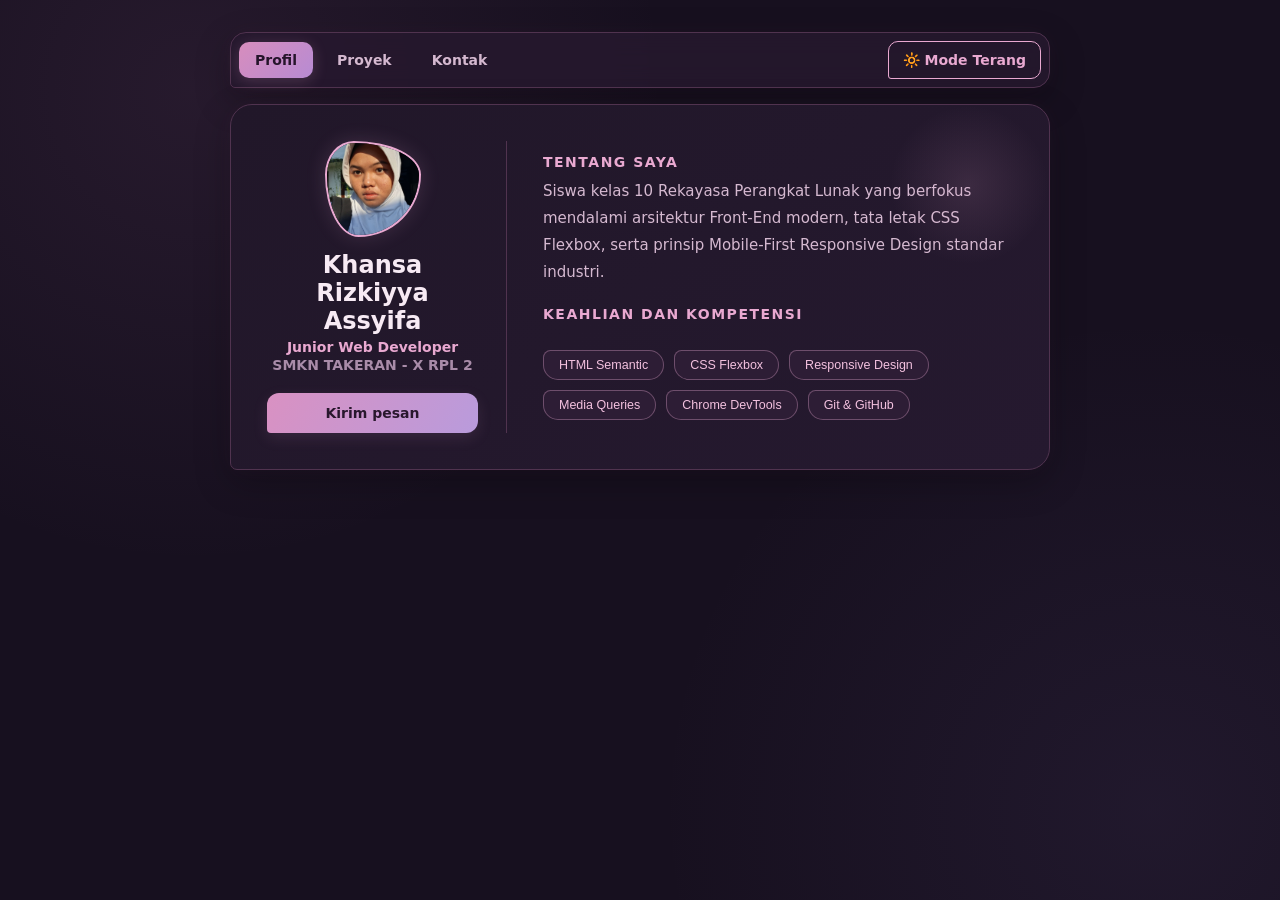
<file: index.html>
<!DOCTYPE html>
<html lang="id">
<head>
    <meta charset="UTF-8">
    <meta name="viewport" content="width=device-width, initial-scale=1.0">
    <title>Profil Digital Responsive - Khansa Rizkiyya Assyifa</title>
    <link rel="stylesheet" href="css/style.css">
    <script src="js/main.js" defer></script>
    <script src="js/logika.js" defer></script>
    <script src="js/latihan.js" defer></script>
</head>
<body>
    <nav class="site-navigation" aria-label="Navigasi utama">
        <a class="nav-link" href="index.html" aria-current="page">Profil</a>
        <a class="nav-link" href="proyek.html">Proyek</a>
        <a class="nav-link" href="kontak.html">Kontak</a>
        <button id="btnToggleTema" class="btn-tema" type="button">Mode Gelap</button>
    </nav>

    <main class="page-wrapper">
        <article class="profile-card">
            <header class="card-aside">
                <div class="avatar-box">
                    <span class="avatar-icon">
                        <img src="img/foto_profil.jpg" class="avatar-image" alt="Avatar">
                    </span>
                </div>
                <h1 class="student-name">Khansa Rizkiyya Assyifa</h1>
                <p class="student-role">Junior Web Developer</p>
                <p class="student-school">SMKN TAKERAN - X RPL 2</p>
                <a href="kontak.html" class="btn-contact">Kirim pesan</a>
            </header>
            <section class="card-content">
                <div class="bio-section">
                    <h2 class="section-heading">Tentang Saya</h2>
                    <p class="bio-text">
                        Siswa kelas 10 Rekayasa Perangkat Lunak yang berfokus mendalami arsitektur Front-End modern, tata letak CSS Flexbox, serta prinsip Mobile-First Responsive Design standar industri.
                    </p>
                </div>
                 <h2 class="section-heading">KEAHLIAN DAN KOMPETENSI</h2>
                <div class="skill-matrix">
                  <button class="skill-badge" data-title="HTML Semantic" data-info="Penggunaan tag HTML sesuai dengan fungsi dan maknanya untuk meningkatkan struktur dokumen dan SEO.">HTML Semantic</button>
                  <button class="skill-badge" data-title="CSS Flexbox" data-info="Modul tata letak CSS3 untuk mengatur posisi dan perataan elemen secara fleksibel dan responsif.">CSS Flexbox</button>
                  <button class="skill-badge" data-title="Responsive Design" data-info="Teknik pembuatan tampilan web yang dapat menyesuaikan dengan berbagai ukuran layar perangkat secara otomatis.">Responsive Design</button>
                  <button class="skill-badge" data-title="Media Queries" data-info="Fitur CSS untuk menerapkan style khusus berdasarkan karakteristik perangkat seperti lebar layar.">Media Queries</button>
                  <button class="skill-badge" data-title="Chrome DevTools" data-info="Alat pengembang bawaan browser Chrome untuk mendebug HTML, CSS, dan JavaScript secara langsung.">Chrome DevTools</button>
                  <button class="skill-badge" data-title="Git & GitHub" data-info="Sistem kontrol versi untuk mengelola riwayat perubahan kode program dan kolaborasi tim.">Git & GitHub</button>
                </div>
            </section>
        </article>
    </main>

    <div id="modalKontak" class="modal-overlay">
        <div class="modal-box">
            <h2>Kirim Pesan</h2>
            <p>Silahkan hubungi saya melalui email: raffakarmini@gmail.com</p>
            <button id="btnTutupModal" class="btn-tutup">Tutup</button>
        </div>
    </div>
    <div id="modalSkill" class="modal-overlay">
        <div class="modal-box">
            <h2 id="modalSkillTitle">Detail Keahlian</h2>
            <p id="modalSkillInfo" class="modal-skill-info"></p>
            <button id="btnTutupModalSkill" class="btn-tutup">Tutup</button>
        </div>
    </div>
</body>
</html>
</file>
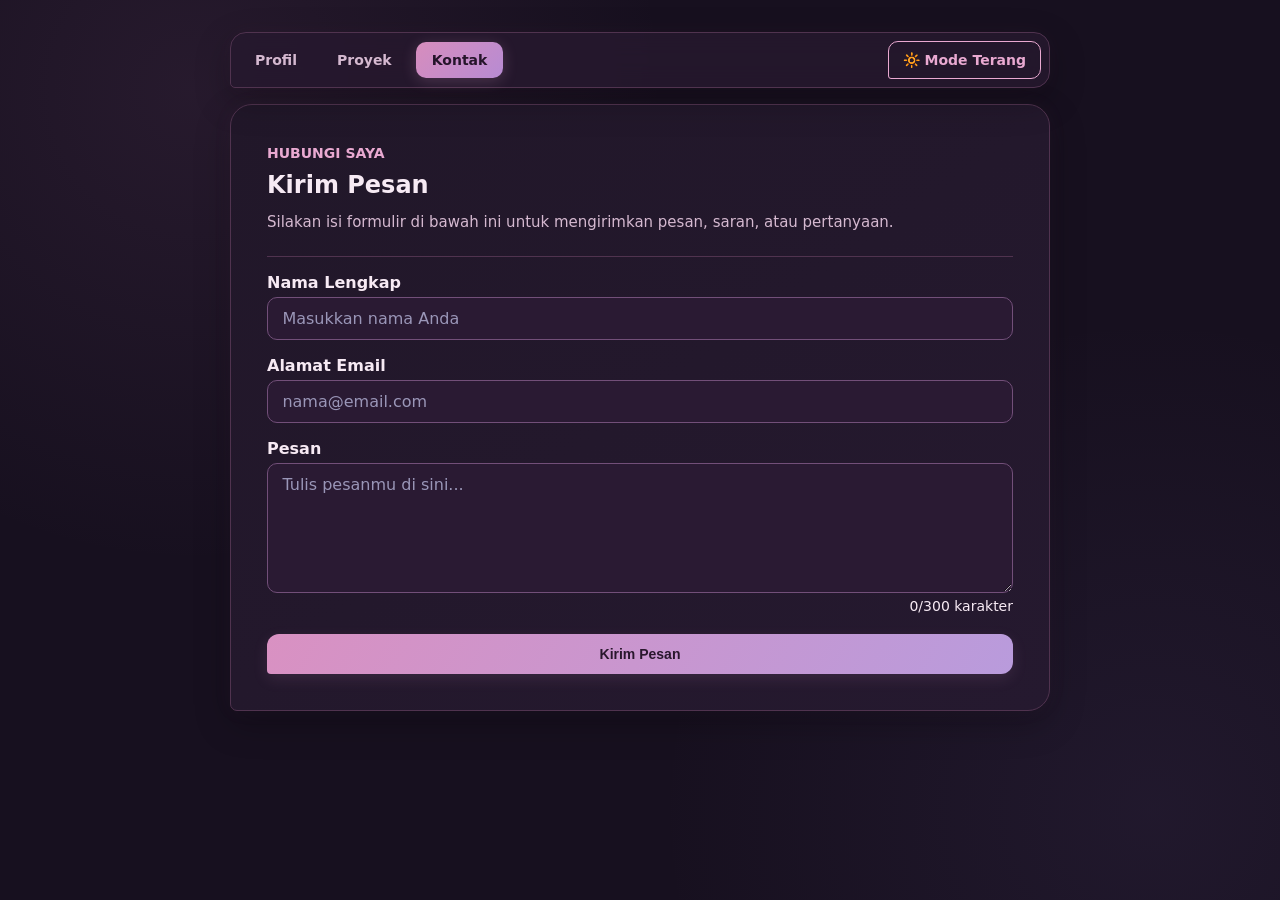
<file: kontak.html>
<!DOCTYPE html>
<html lang="id">
<head>
    <meta charset="UTF-8">
    <meta name="viewport" content="width=device-width, initial-scale=1.0">
    <title>Kontak - Khansa Rizkiyya Assyifa</title>
    <link rel="stylesheet" href="css/style.css">
    <script src="js/main.js" defer></script>
    <script src="js/logika.js" defer></script>
    <script src="js/latihan.js" defer></script>
</head>
<body>
    <nav class="site-navigation" aria-label="Navigasi utama">
        <a class="nav-link" href="index.html">Profil</a>
        <a class="nav-link" href="proyek.html">Proyek</a>
        <a class="nav-link" href="kontak.html" aria-current="page">Kontak</a>
        <button id="btnToggleTema" class="btn-tema" type="button">Mode Gelap</button>
    </nav>

    <main class="page-wrapper projects-wrapper">
        <section class="projects-card">
            <header class="projects-header">
                <p class="student-role">HUBUNGI SAYA</p>
                <h1 class="student-name">Kirim Pesan</h1>
                <p class="bio-text">Silakan isi formulir di bawah ini untuk mengirimkan pesan, saran, atau pertanyaan.</p>
            </header>

            <form class="contact-form">
                <div class="form-group">
                    <label for="nama" class="form-label">Nama Lengkap</label>
                    <input type="text" id="nama" name="nama" class="form-input" placeholder="Masukkan nama Anda" required>
                </div>

                <div class="form-group">
                    <label for="email" class="form-label">Alamat Email</label>
                    <input type="email" id="email" name="email" class="form-input" placeholder="nama@email.com" required>
                </div>

                <div class="form-group">
                    <label for="pesan" class="form-label">Pesan</label>
                    <textarea id="pesan" name="pesan" rows="5" maxlength="300" class="form-input" placeholder="Tulis pesanmu di sini..." required></textarea>
                    <span id="hitung-karakter" class="keterangan">0/300 karakter</span>
                </div>

                <button type="submit" class="btn-contact">Kirim Pesan</button>
            </form>
        </section>
    </main>
</body>
</html>
</file>
<file: css/style.css>
/* style saya */

* {
    margin: 0;
    padding: 0;
    box-sizing: border-box;
}

:root {
    /* DARK MODE */
    --bg: #17101f;
    --surface: #211729;
    --surface-2: #2d1d35;
    --surface-3: #38243f;

    --border: #50334f;
    --border-soft: rgba(233, 169, 209, 0.18);

    --text: #f7eaf4;
    --text-secondary: #d5b9d0;
    --muted: #a98ca9;

    --primary: #e9a9d1;
    --primary-hover: #f3c1df;
    --primary-dark: #382039;

    --accent: #c8a5e8;
    --cyan: #a5dce9;
    --yellow: #f5dfa0;

    --shadow:
        0 12px 35px rgba(0, 0, 0, 0.25),
        0 0 20px rgba(214, 146, 197, 0.05);

    --radius: 18px;
}

/* Reset & Body */

body {
    font-family: 'Segoe UI', system-ui, -apple-system, sans-serif;
    background:
        radial-gradient(
            circle at 15% 10%,
            rgba(177, 113, 170, 0.10),
            transparent 35%
        ),
        radial-gradient(
            circle at 90% 90%,
            rgba(133, 108, 184, 0.09),
            transparent 35%
        ),
        var(--bg);

    color: var(--text);
    min-height: 100vh;
    display: flex;
    flex-direction: column;
    justify-content: flex-start;
    align-items: center;
    padding: 16px;
    transition: background 0.35s ease, color 0.35s ease;
}

/* Site Navigation */

.site-navigation {
    width: 100%;
    max-width: 820px;
    display: flex;
    align-items: center;
    gap: 8px;
    padding: 8px;
    margin-bottom: 16px;

    background: rgba(38, 25, 46, 0.88);
    border: 1px solid var(--border);
    border-radius: 16px 16px 16px 5px;

    box-shadow: var(--shadow);
    backdrop-filter: blur(12px);
}

.nav-link {
    padding: 10px 16px;
    border-radius: 10px;
    color: var(--text-secondary);
    font-size: 14px;
    font-weight: 600;
    text-decoration: none;
    transition: all 0.25s ease;
}

.nav-link:hover {
    background: var(--surface-3);
    color: var(--primary);
}

.nav-link[aria-current="page"] {
    background: linear-gradient(
        135deg,
        #d78dbd,
        #b78bd3
    );
    color: #25142a;
    box-shadow: 0 3px 15px rgba(233, 169, 209, 0.2);
}

/* Page Wrapper */

.page-wrapper {
    width: 100%;
    max-width: 820px;
}

.profile-card {
    position: relative;
    overflow: hidden;

    background: linear-gradient(
        145deg,
        var(--surface),
        #25192f
    );

    border: 1px solid var(--border);
    border-radius: 22px 22px 22px 7px;
    padding: 24px;

    box-shadow: var(--shadow);
}

/* Decorative lunar highlight */

.profile-card::before {
    content: "";
    position: absolute;
    top: 0;
    right: 0;
    width: 160px;
    height: 160px;

    background: radial-gradient(
        circle,
        rgba(233, 169, 209, 0.12),
        transparent 70%
    );

    pointer-events: none;
}

/* Card Aside */

.card-aside {
    display: flex;
    flex-direction: column;
    align-items: center;
    padding-bottom: 20px;
    border-bottom: 1px solid var(--border);
}

.avatar-box {
    width: 84px;
    height: 84px;

    background: var(--surface-2);
    border: 2px solid var(--primary);
    border-radius: 30% 70% 65% 35% / 35% 35% 65% 65%;

    display: flex;
    justify-content: center;
    align-items: center;

    margin-bottom: 14px;
    overflow: hidden;

    box-shadow: 0 0 20px rgba(233, 169, 209, 0.16);
}

.avatar-icon {
    width: 100%;
    height: 100%;
    display: flex;
}

.avatar-image {
    width: 100%;
    height: 100%;
    object-fit: cover;
    object-position: center;
}

.student-name {
    font-size: 22px;
    color: var(--text);
    font-weight: 700;
    text-align: center;
}

.student-role {
    color: var(--primary);
    font-size: 14px;
    font-weight: 600;
    margin-top: 4px;
}

.student-school {
    color: var(--muted);
    font-size: 14px;
    font-weight: 600;
    margin-top: 2px;
}

/* Contact Button */

.btn-contact {
    margin-top: 12px;
    display: inline-block;
    width: 100%;
    text-align: center;

    background: linear-gradient(
        120deg,
        #d991c2,
        #b99bdc
    );

    color: #29172d;
    text-decoration: none;
    padding: 12px 20px;

    border-radius: 12px 12px 12px 4px;

    font-weight: 700;
    font-size: 14px;

    transition: all 0.25s ease;
    cursor: pointer;
    border: none;

    box-shadow: 0 5px 15px rgba(217, 145, 194, 0.12);
}

.btn-contact:hover {
    filter: brightness(1.12);
    transform: translateY(-3px);
    box-shadow: 0 8px 20px rgba(217, 145, 194, 0.2);
}

/* Contact Form */
form label {
  display: block;
  margin-top: 1rem;
  margin-bottom: 0.3rem;
  font-weight: 600;
}

form input,
form textarea {
  display: block;
  width: 100%;
  box-sizing: border-box;
  padding: 0.7rem 0.9rem;
  border: 1px solid #724f79;
  border-radius: 10px;
  background-color: #2a1a33;
  color: #ffffff;
  font-family: inherit;
  font-size: 1rem;
}

form input::placeholder,
form textarea::placeholder {
  color: #9a96b8;
}

form textarea {
  min-height: 130px;
  resize: vertical;
}

#hitung-karakter {
  display: block;
  margin-top: 0.3rem;
  font-size: 0.875rem;
  text-align: right;
}

form button {
  margin-top: 1.2rem;
}

/* Card Content */

.card-content {
    display: flex;
    flex-direction: column;
    gap: 20px;
    margin-top: 20px;
}

.section-heading {
    font-size: 14px;
    color: var(--primary);
    text-transform: uppercase;
    letter-spacing: 1.5px;
    margin-bottom: 8px;
    font-weight: 700;
}

.bio-text {
    font-size: 14px;
    line-height: 1.8;
    color: var(--text-secondary);
}

/* Skill Matrix */

.skill-matrix {
    display: flex;
    flex-wrap: wrap;
    gap: 10px;
}

.skill-badge {
    background: var(--surface-2);
    border: 1px solid rgba(233, 169, 209, 0.35);
    color: var(--primary-hover);

    padding: 7px 15px;
    border-radius: 8px 16px 16px 16px;

    font-size: 12.5px;
    font-weight: 500;

    transition: all 0.25s ease;
    cursor: pointer;
    outline: none;
}

.skill-badge:hover,
.skill-badge:focus-visible {
    border-color: var(--cyan);
    background: var(--surface-3);
    color: var(--cyan);
    transform: translateY(-3px);
    box-shadow: 0 5px 15px rgba(165, 220, 233, 0.10);
}

.skill-badge:active {
    transform: translateY(0);
}

/* Theme Toggle Button */

.btn-tema {
    margin: 0 0 0 auto;
    padding: 10px 14px;

    background: transparent;
    border: 1px solid var(--primary);
    border-radius: 10px 10px 10px 3px;

    color: var(--primary);
    font: inherit;
    font-size: 14px;
    font-weight: 600;

    cursor: pointer;
    transition: all 0.3s ease;
}

.btn-tema:hover {
    background: var(--primary);
    color: var(--primary-dark);
    box-shadow: 0 0 16px rgba(233, 169, 209, 0.2);
}

/* Modal */

.modal-overlay {
    position: fixed;
    inset: 0;
    width: 100%;
    height: 100%;

    background: rgba(12, 7, 17, 0.78);

    display: none;
    justify-content: center;
    align-items: center;

    z-index: 1000;
    backdrop-filter: blur(5px);
}

.modal-overlay.show {
    display: flex;
}

.modal-box {
    background: var(--surface-2);
    color: var(--text);

    padding: 30px;
    border-radius: 20px 20px 20px 6px;

    text-align: center;
    width: 90%;
    max-width: 400px;

    border: 1px solid var(--border);
    box-shadow: 0 15px 50px rgba(0, 0, 0, 0.35);
}

.modal-skill-info {
    margin-top: 12px;
    line-height: 1.7;
    color: var(--text-secondary);
}

.btn-tutup {
    margin-top: 20px;
    background: #d77ba6;
    color: #29172d;

    border: none;
    padding: 9px 18px;

    border-radius: 9px;
    font-weight: 600;
    cursor: pointer;

    transition: all 0.2s ease;
}

.btn-tutup:hover {
    background: #efaccd;
    transform: translateY(-2px);
}

/* Projects */

.projects-wrapper {
    width: 100%;
    max-width: 820px;
}

.projects-card {
    background: linear-gradient(
        145deg,
        var(--surface),
        #25192f
    );

    border: 1px solid var(--border);
    border-radius: 22px 22px 22px 7px;
    padding: 24px;

    box-shadow: var(--shadow);
}

.projects-header {
    display: flex;
    flex-direction: column;
    gap: 10px;

    padding-bottom: 20px;
    border-bottom: 1px solid var(--border);
}

.projects-header .student-name {
    text-align: left;
}

.filter {
    display: flex;
    flex-wrap: wrap;
    gap: 10px;
}

.tombol-filter {
    padding: 9px 16px;
    background: var(--surface-2);
    border: 1px solid var(--border);
    border-radius: 10px 10px 10px 3px;
    color: var(--text-secondary);
    font: inherit;
    font-size: 13px;
    font-weight: 600;
    cursor: pointer;
    transition: all 0.25s ease;
}

.tombol-filter:hover {
    border-color: var(--primary);
    color: var(--primary-hover);
    background: var(--surface-3);
    transform: translateY(-2px);
}

.tombol-filter.aktif {
    background: linear-gradient(120deg, var(--primary), var(--accent));
    border-color: transparent;
    color: var(--primary-dark);
    box-shadow: 0 3px 14px rgba(233, 169, 209, 0.18);
}

.project-list {
    display: grid;
    gap: 16px;
    margin-top: 20px;
}

.project-item {
    padding: 20px;

    background: var(--surface-2);
    border: 1px solid var(--border-soft);

    border-left: 3px solid var(--accent);
    border-radius: 5px 15px 15px 5px;

    transition: all 0.25s ease;
}

.project-item:hover {
    border-left-color: var(--primary);
    transform: translateX(4px);
    background: var(--surface-3);
}

.project-img {
    display: block;
    width: 100%;
    aspect-ratio: 16 / 9;
    object-fit: cover;
    margin-bottom: 16px;
    border: 1px solid var(--border-soft);
    border-radius: 10px 10px 10px 3px;
}

.project-image-missing {
    padding: 14px;
    margin-bottom: 16px;
    background: var(--surface-3);
    border: 1px dashed var(--border);
    border-radius: 10px 10px 10px 3px;
    color: var(--muted);
    font-size: 13px;
    overflow-wrap: anywhere;
}

.project-label {
    color: var(--yellow);
    font-size: 12px;
    font-weight: 700;
    margin-bottom: 10px;
    letter-spacing: 0.5px;
}

.project-link {
    display: inline-block;
    margin-top: 16px;

    color: var(--cyan);
    font-weight: 600;
    text-decoration: none;

    transition: color 0.2s ease;
}

.project-link:hover {
    color: var(--primary);
    text-decoration: underline;
}

.repo-section {
    margin-top: 24px;
    padding-top: 20px;
    border-top: 1px solid var(--border);
}

.repo-list {
    display: grid;
    gap: 12px;
    margin-top: 14px;
    list-style: none;
}

.repo-card {
    padding: 16px;
    background: var(--surface-2);
    border: 1px solid var(--border-soft);
    border-radius: 12px;
}

.repo-card-header,
.repo-card-footer {
    display: flex;
    align-items: center;
    justify-content: space-between;
    gap: 12px;
}

.repo-name,
.repo-open {
    color: var(--cyan);
    font-weight: 700;
    text-decoration: none;
    overflow-wrap: anywhere;
}

.repo-name:hover,
.repo-open:hover {
    color: var(--primary);
}

.repo-desc {
    margin: 10px 0;
    color: var(--text-secondary);
    font-size: 14px;
    line-height: 1.6;
}

.repo-stars,
.repo-lang {
    color: var(--muted);
    font-size: 12px;
}

.repo-card-footer {
    justify-content: flex-start;
}

/* Light Mode */

body.light-mode {
    --bg: #f5f0ff;
    --surface: #ffffff;
    --surface-2: #f0e9ff;
    --surface-3: #e7dcfb;

    --border: #d9c9ef;
    --border-soft: rgba(161, 128, 205, 0.22);

    --text: #352747;
    --text-secondary: #655675;
    --muted: #897b9b;

    --primary: #9775c6;
    --primary-hover: #8060b1;
    --primary-dark: #f5f0ff;

    --accent: #a7cbdc;
    --cyan: #368eaa;
    --yellow: #98742a;

    --shadow:
        0 12px 30px rgba(117, 91, 161, 0.09),
        0 3px 10px rgba(184, 158, 222, 0.08);

    background:
        radial-gradient(
            circle at 10% 5%,
            rgba(245, 223, 160, 0.35),
            transparent 32%
        ),
        radial-gradient(
            circle at 90% 90%,
            rgba(185, 234, 242, 0.38),
            transparent 35%
        ),
        var(--bg);

    color: var(--text);
}

body.light-mode .site-navigation {
    background: rgba(255, 255, 255, 0.85);
    border-color: var(--border);
}

body.light-mode .profile-card,
body.light-mode .projects-card {
    background: rgba(255, 255, 255, 0.9);
    border-color: var(--border);
    box-shadow: var(--shadow);
}

body.light-mode .nav-link {
    color: var(--text-secondary);
}

body.light-mode .nav-link:hover {
    background: #e9e0f7;
    color: #604681;
}

body.light-mode .nav-link[aria-current="page"] {
    background: linear-gradient(
        120deg,
        #d9c6f4,
        #c4dfe9
    );
    color: #38284e;
}

body.light-mode .student-name {
    color: var(--text);
}

body.light-mode .student-role {
    color: #8964bb;
}

body.light-mode .student-school {
    color: #897b9b;
}

body.light-mode .card-aside,
body.light-mode .projects-header {
    border-color: var(--border);
}

body.light-mode .bio-text {
    color: var(--text-secondary);
}

body.light-mode .avatar-box {
    background: #eee5fb;
    border-color: #bda2e3;
    box-shadow: 0 0 18px rgba(181, 151, 220, 0.2);
}

body.light-mode .skill-badge {
    background: #f0e9ff;
    border-color: #d3c0ec;
    color: #684d91;
}

body.light-mode .skill-badge:hover {
    background: #e1f3f7;
    border-color: #8dcbd9;
    color: #287e99;
}

body.light-mode .btn-contact {
    background: linear-gradient(
        120deg,
        #d9c4f3,
        #c5e7ee
    );
    color: #352747;
}

body.light-mode .btn-tema {
    color: #8060b1;
    border-color: #bda2e3;
}

body.light-mode .btn-tema:hover {
    background: #e7dcfb;
    color: #533b78;
}

body.light-mode .projects-card .student-role,
body.light-mode .project-label {
    color: #98742a;
}

body.light-mode .project-item {
    background: #f4efff;
    border-color: #dfd1f1;
    border-left-color: #b5a0dc;
}

body.light-mode .project-item:hover {
    background: #edf8fa;
    border-left-color: #78bdce;
}

body.light-mode .project-link {
    color: #3288a2;
}

body.light-mode .modal-overlay {
    background: rgba(49, 34, 68, 0.4);
}

body.light-mode .modal-box {
    background: #ffffff;
    color: var(--text);
    border-color: var(--border);
}

body.light-mode .modal-skill-info {
    color: var(--text-secondary);
}

body.light-mode .btn-tutup {
    background: #e5d6f7;
    color: #49365e;
}

body.light-mode .btn-tutup:hover {
    background: #cfeef3;
}

/* Responsive — Desktop */

@media screen and (min-width: 680px) {
    body {
        padding: 32px;
    }

    .profile-card {
        display: flex;
        flex-direction: row;
        align-items: stretch;
        padding: 36px;
        gap: 36px;
    }

    .card-aside {
        width: 240px;
        flex-shrink: 0;

        padding-bottom: 0;
        padding-right: 28px;

        border-bottom: none;
        border-right: 1px solid var(--border);

        justify-content: center;
    }

    .avatar-box {
        width: 96px;
        height: 96px;
    }

    .student-name {
        font-size: 24px;
    }

    .btn-contact {
        width: 100%;
        margin-top: 20px;
    }

    .card-content {
        flex: 1;
        justify-content: center;
        margin-top: 0;
    }

    .bio-text {
        font-size: 15px;
    }

    .projects-card {
        padding: 36px;
    }
}

/* Responsive — Mobile */

@media screen and (max-width: 480px) {
    body {
        padding: 12px;
    }

    .site-navigation {
        gap: 4px;
        padding: 6px;
        border-radius: 13px 13px 13px 5px;
    }

    .nav-link {
        padding: 9px 10px;
        font-size: 13px;
    }

    .btn-tema {
        padding: 9px 10px;
        font-size: 12px;
    }

    .profile-card,
    .projects-card {
        padding: 18px;
    }

    .student-name {
        font-size: 20px;
        overflow-wrap: anywhere;
    }

    .project-item {
        padding: 16px;
    }

    .modal-box {
        max-height: calc(100vh - 24px);
        overflow-y: auto;
        padding: 24px 18px;
    }
}

/* Accessibility */

button:focus-visible,
a:focus-visible,
.skill-badge:focus-visible {
    outline: 2px solid var(--cyan);
    outline-offset: 4px;
}

@media (prefers-reduced-motion: reduce) {
    *,
    *::before,
    *::after {
        transition-duration: 0.01ms !important;
        animation-duration: 0.01ms !important;
    }
}
</file>
